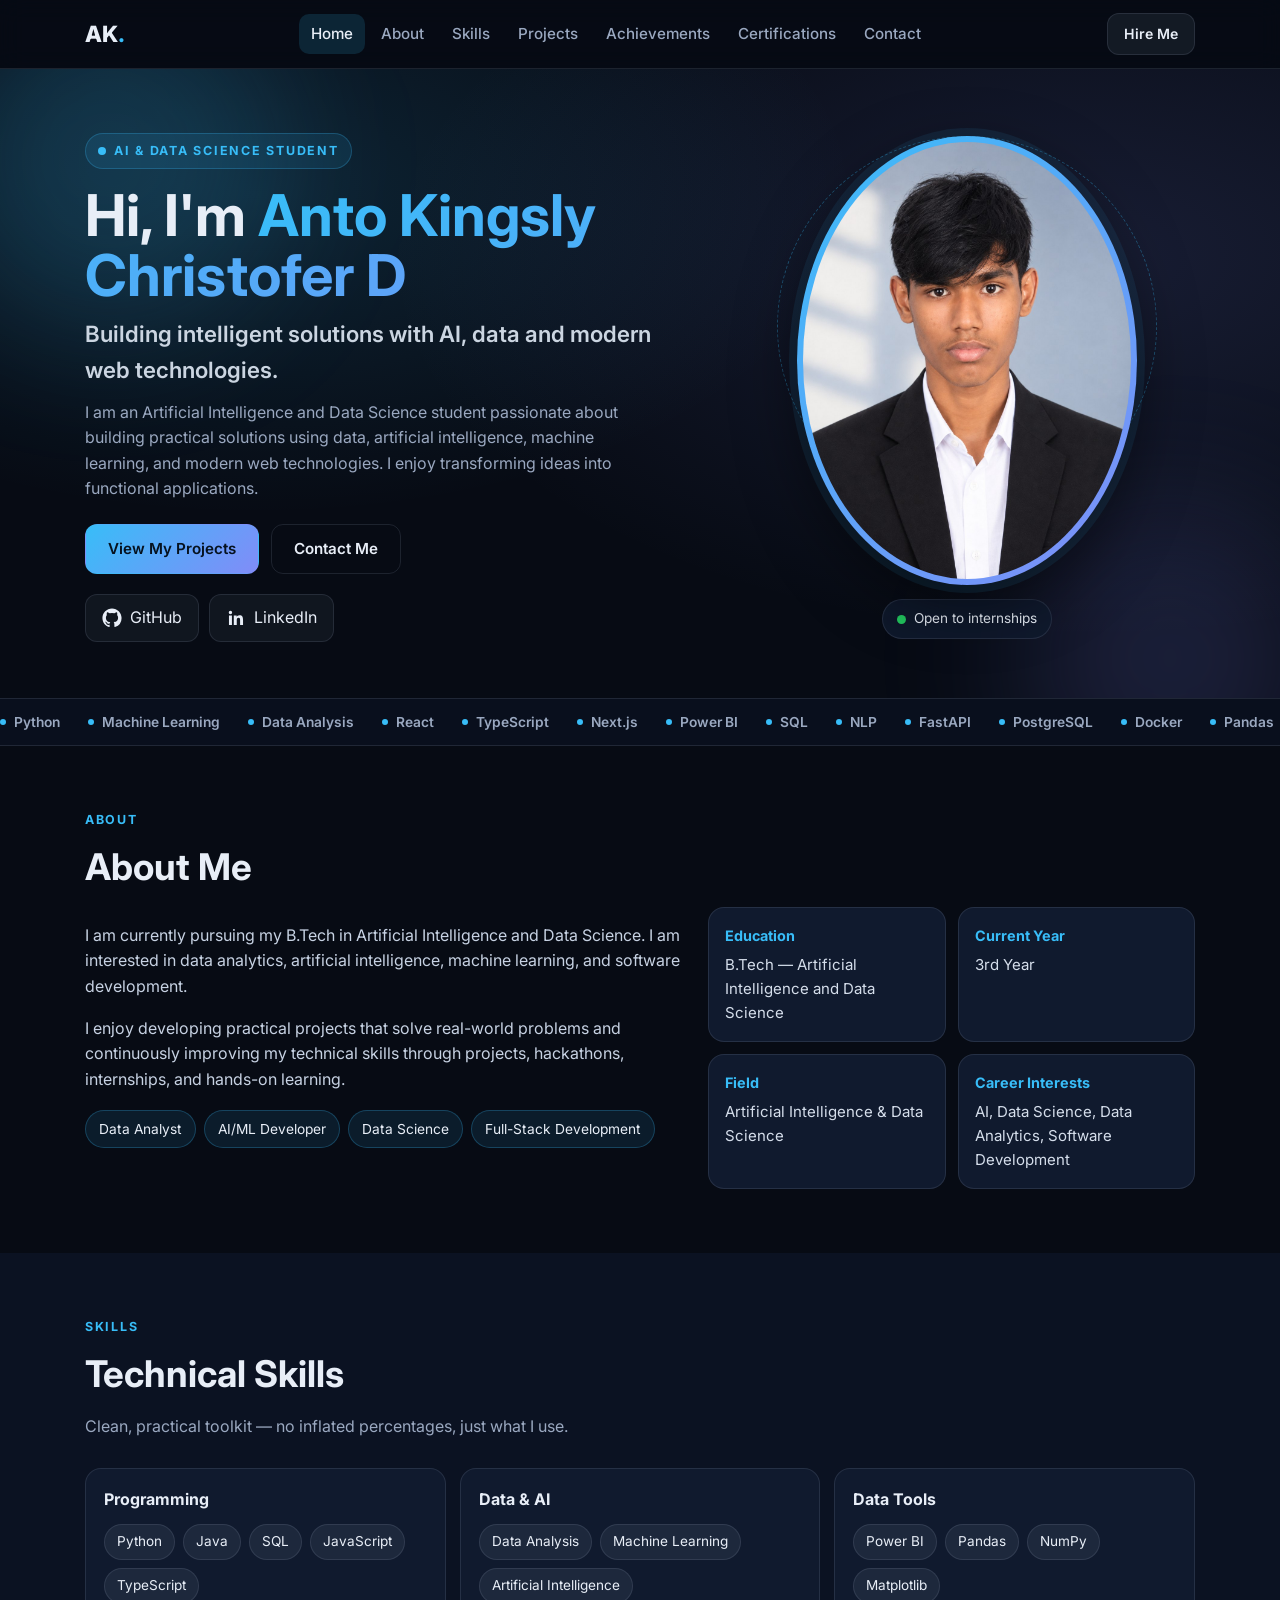
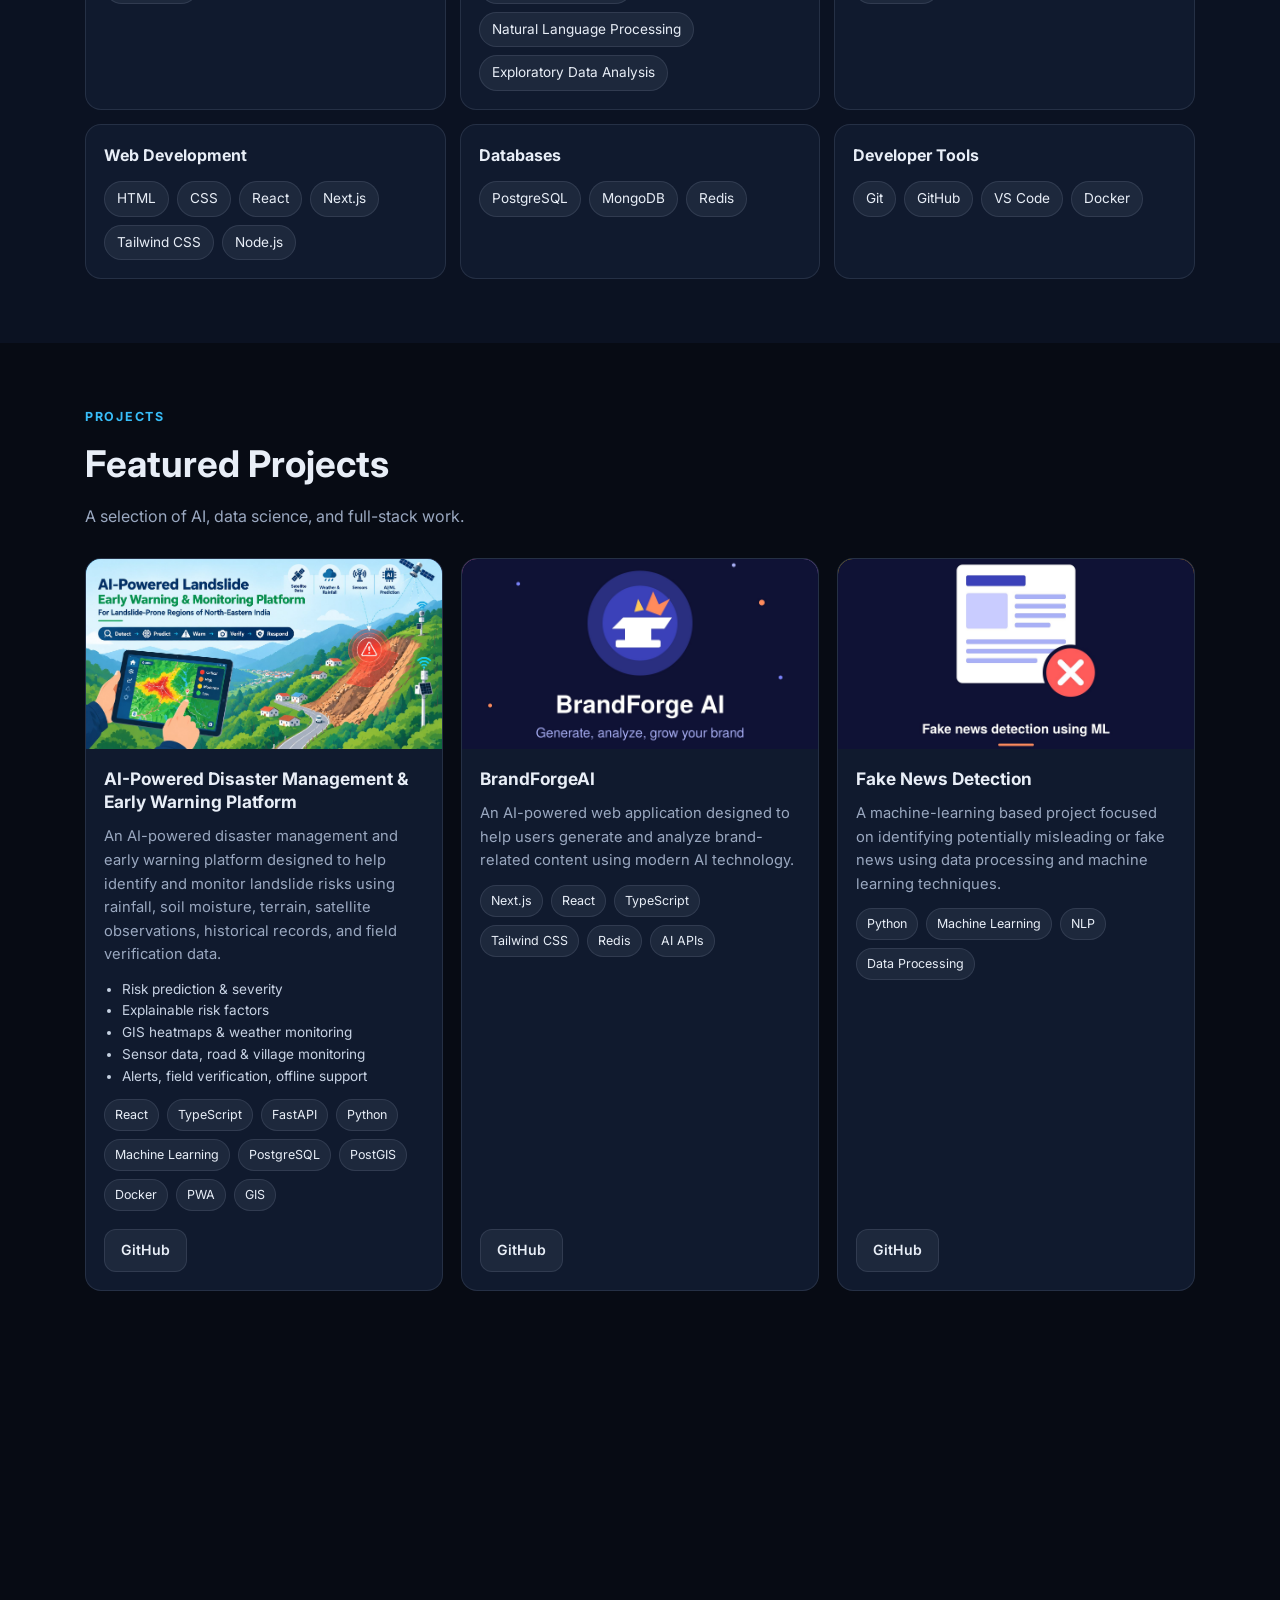
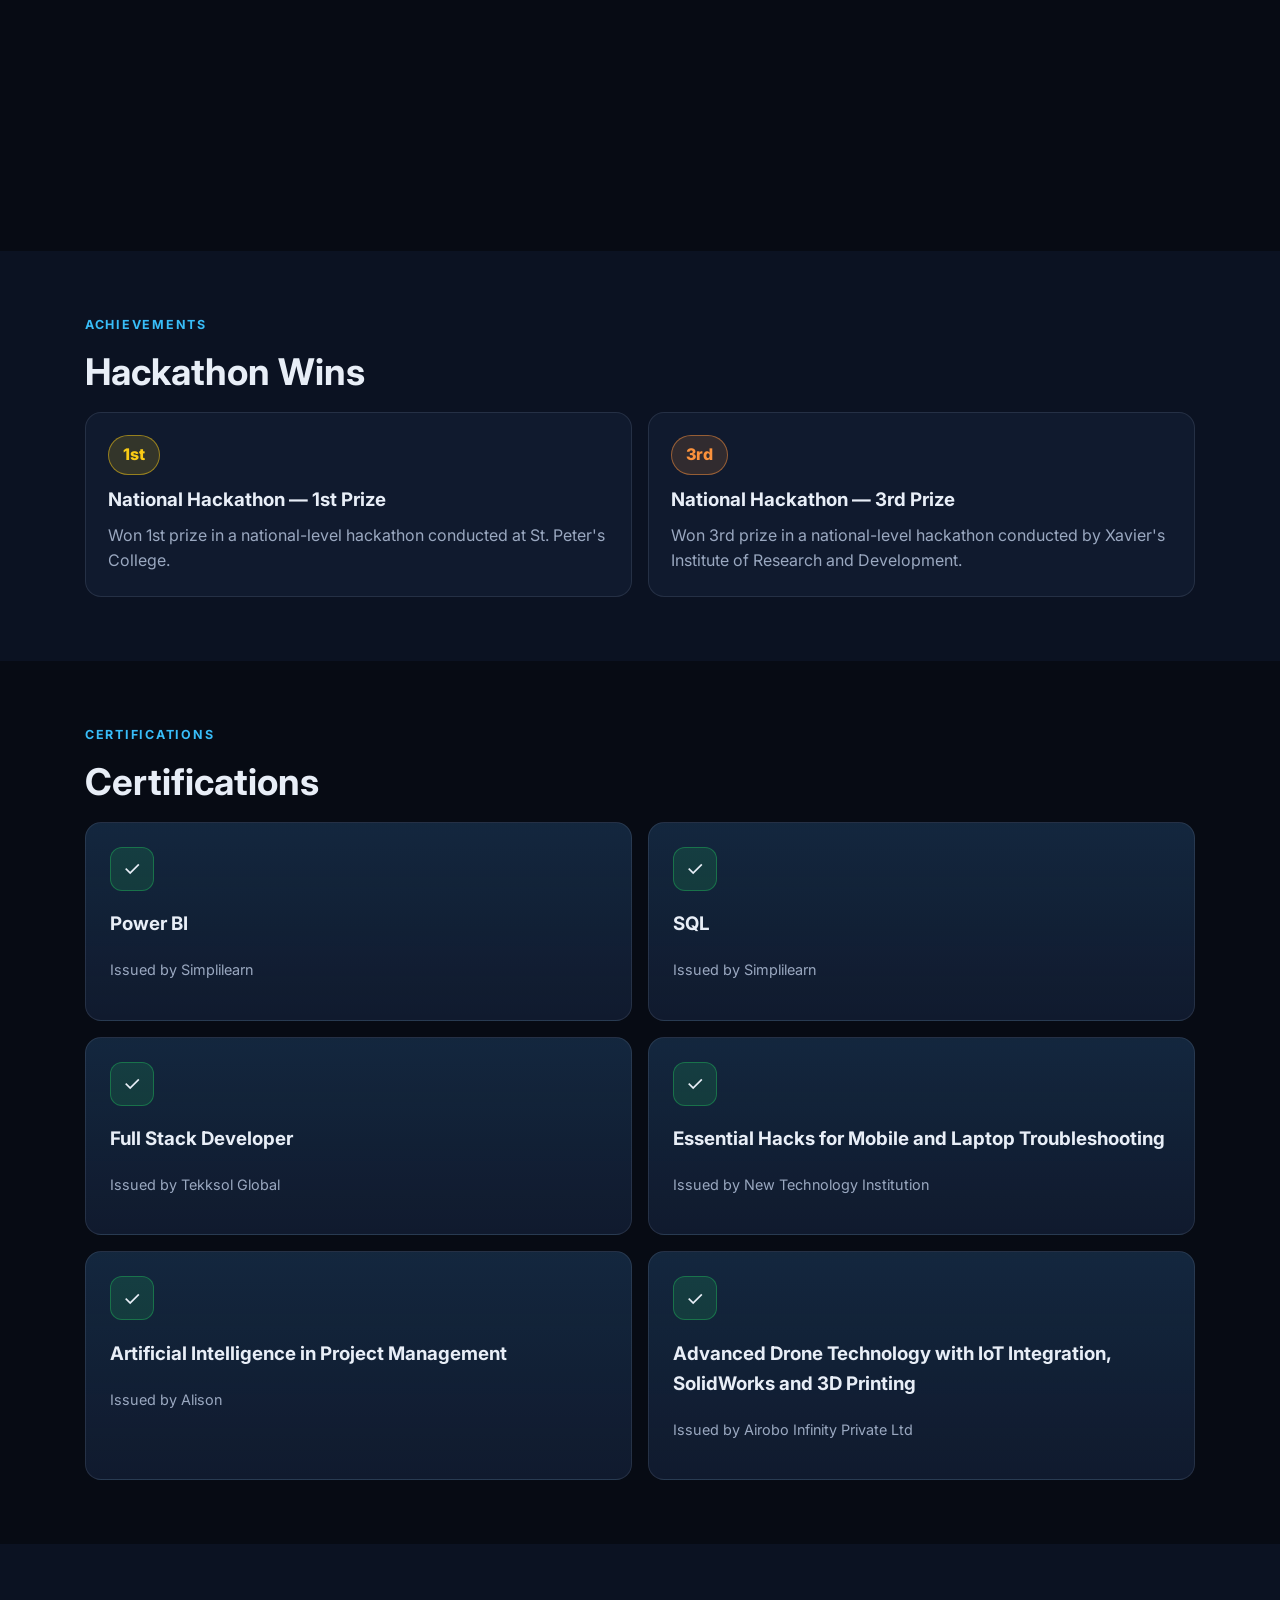
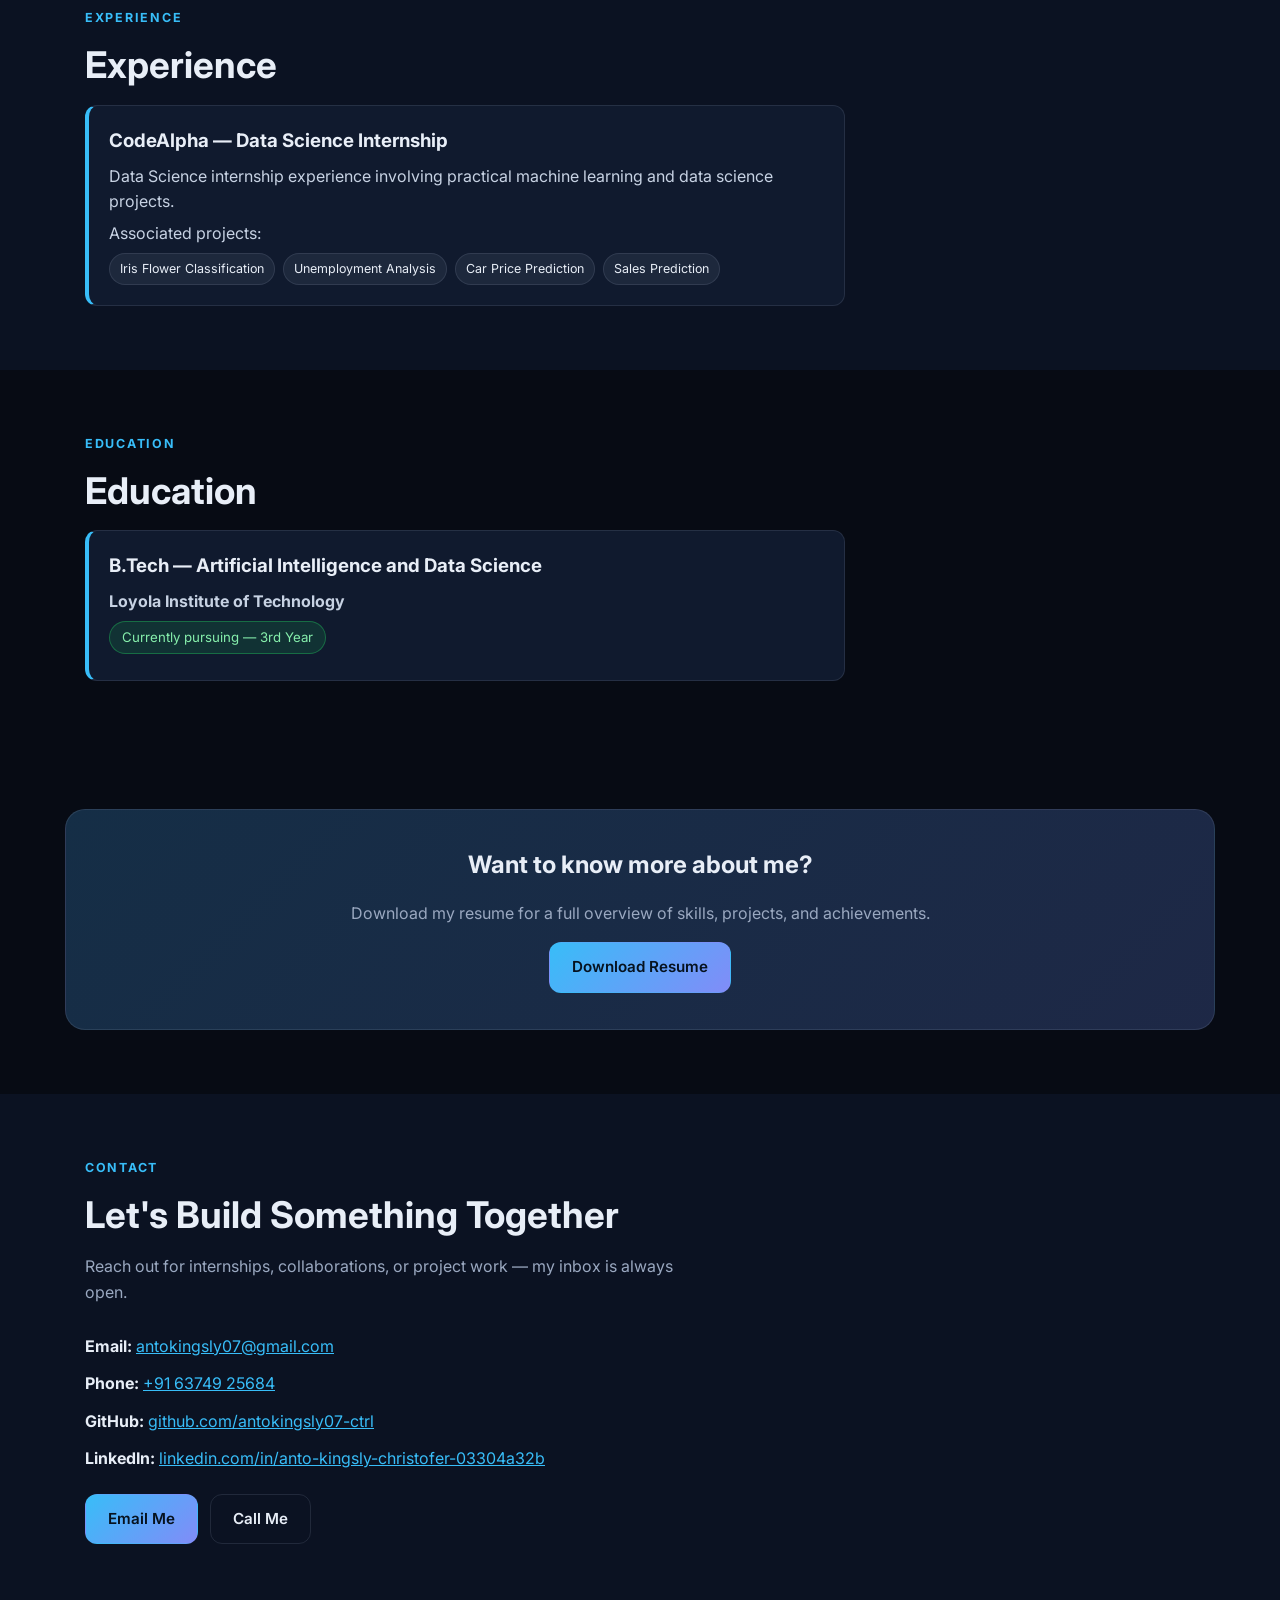
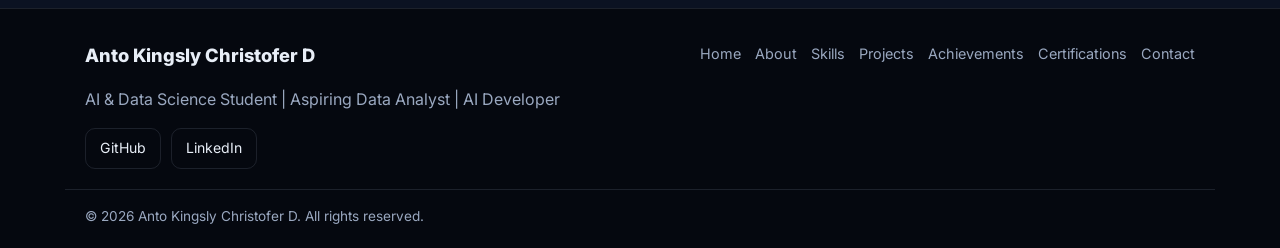
<file: index.html>
<!DOCTYPE html>
<html lang="en">
<head>
<meta charset="UTF-8" />
<meta name="viewport" content="width=device-width, initial-scale=1.0" />
<title>Anto Kingsly Christofer D | AI & Data Science Student</title>
<meta name="description" content="Portfolio of Anto Kingsly Christofer D, an Artificial Intelligence and Data Science student focused on AI, machine learning, data analytics, and modern web development." />
<meta name="author" content="Anto Kingsly Christofer D" />
<meta name="theme-color" content="#070b14" />
<link rel="icon" type="image/svg+xml" href="favicon.svg" />
<meta property="og:type" content="website" />
<meta property="og:title" content="Anto Kingsly Christofer D | AI & Data Science Student" />
<meta property="og:description" content="Portfolio of Anto Kingsly Christofer D, an Artificial Intelligence and Data Science student focused on AI, machine learning, data analytics, and modern web development." />
<meta property="og:image" content="profile.jpg" />
<meta name="twitter:card" content="summary_large_image" />
<meta name="twitter:title" content="Anto Kingsly Christofer D | AI & Data Science Student" />
<meta name="twitter:description" content="Portfolio of Anto Kingsly Christofer D, an Artificial Intelligence and Data Science student focused on AI, machine learning, data analytics, and modern web development." />
<link rel="preconnect" href="https://fonts.googleapis.com" />
<link rel="preconnect" href="https://fonts.gstatic.com" crossorigin />
<link href="https://fonts.googleapis.com/css2?family=Inter:wght@400;500;600;700;800&display=swap" rel="stylesheet" />
<link rel="stylesheet" href="styles.css" />
</head>
<body>
<a class="skip-link" href="#main">Skip to content</a>
<div id="progress" aria-hidden="true"></div>

<header class="nav" id="topnav">
  <div class="container nav-inner">
    <a href="#home" class="brand" aria-label="Anto Kingsly Christofer D home">AK<span>.</span></a>
    <nav aria-label="Primary">
      <ul class="nav-links" id="navLinks">
        <li><a href="#home" class="nav-link active">Home</a></li>
        <li><a href="#about" class="nav-link">About</a></li>
        <li><a href="#skills" class="nav-link">Skills</a></li>
        <li><a href="#projects" class="nav-link">Projects</a></li>
        <li><a href="#achievements" class="nav-link">Achievements</a></li>
        <li><a href="#certifications" class="nav-link">Certifications</a></li>
        <li><a href="#contact" class="nav-link">Contact</a></li>
      </ul>
    </nav>
    <div class="nav-actions">
      <a class="btn btn-small btn-ghost" href="mailto:antokingsly07@gmail.com">Hire Me</a>
      <button class="hamburger" id="hamburger" aria-label="Open menu" aria-expanded="false" aria-controls="navLinks">
        <span></span><span></span><span></span>
      </button>
    </div>
  </div>
</header>

<main id="main">
<!-- HERO -->
<section id="home" class="hero">
  <div class="hero-bg" aria-hidden="true"><span class="orb orb-1"></span><span class="orb orb-2"></span></div>
  <div class="container hero-grid">
    <div class="hero-copy">
      <p class="eyebrow"><span class="dot"></span>AI &amp; DATA SCIENCE STUDENT</p>
      <h1>Hi, I'm <span class="gradient">Anto Kingsly Christofer D</span></h1>
      <h2 class="hero-sub">Building intelligent solutions with AI, data and modern web technologies.</h2>
      <p class="hero-desc">I am an Artificial Intelligence and Data Science student passionate about building practical solutions using data, artificial intelligence, machine learning, and modern web technologies. I enjoy transforming ideas into functional applications.</p>
      <div class="hero-cta">
        <a href="#projects" class="btn btn-primary">View My Projects</a>
        <a href="#contact" class="btn btn-secondary">Contact Me</a>
      </div>
      <div class="hero-social">
        <a href="https://github.com/antokingsly07-ctrl" target="_blank" rel="noopener noreferrer" aria-label="GitHub profile" class="social-btn">
          <svg viewBox="0 0 24 24" width="20" height="20" fill="currentColor" aria-hidden="true"><path d="M12 .5C5.65.5.5 5.65.5 12c0 5.08 3.29 9.39 7.86 10.91.58.11.79-.25.79-.55v-2.15c-3.2.7-3.87-1.36-3.87-1.36-.52-1.33-1.28-1.68-1.28-1.68-1.04-.71.08-.7.08-.7 1.15.08 1.76 1.18 1.76 1.18 1.03 1.76 2.7 1.25 3.36.96.1-.75.4-1.25.72-1.54-2.55-.29-5.23-1.28-5.23-5.68 0-1.26.45-2.28 1.18-3.09-.12-.29-.51-1.46.11-3.05 0 0 .96-.31 3.15 1.18a10.9 10.9 0 0 1 5.74 0c2.19-1.49 3.15-1.18 3.15-1.18.62 1.59.23 2.76.11 3.05.74.81 1.18 1.83 1.18 3.09 0 4.41-2.69 5.38-5.25 5.67.41.35.77 1.05.77 2.12v3.14c0 .3.21.67.8.55A11.51 11.51 0 0 0 23.5 12C23.5 5.65 18.35.5 12 .5Z"/></svg>
          <span>GitHub</span>
        </a>
        <a href="https://www.linkedin.com/in/anto-kingsly-christofer-03304a32b" target="_blank" rel="noopener noreferrer" aria-label="LinkedIn profile" class="social-btn">
          <svg viewBox="0 0 24 24" width="20" height="20" fill="currentColor" aria-hidden="true"><path d="M20.45 20.45h-3.55v-5.57c0-1.33-.03-3.04-1.85-3.04-1.86 0-2.14 1.45-2.14 2.94v5.67H9.35V9h3.41v1.56h.05c.47-.9 1.63-1.85 3.36-1.85 3.6 0 4.27 2.37 4.27 5.46v6.28ZM5.34 7.43a2.06 2.06 0 1 1 0-4.12 2.06 2.06 0 0 1 0 4.12ZM7.12 20.45H3.56V9h3.56v11.45Z"/></svg>
          <span>LinkedIn</span>
        </a>
      </div>
    </div>
    <div class="hero-photo">
      <div class="photo-ring" aria-hidden="true"></div>
      <div class="photo-wrap">
        <!-- Primary profile image. Add your photo as profile.jpg in the site root. -->
        <img src="profile.jpg" alt="Professional profile photo of Anto Kingsly Christofer D" width="360" height="360" fetchpriority="high" onerror="this.style.display='none';document.getElementById('photoFallback').style.display='flex';" />
        <div class="photo-fallback" id="photoFallback" role="img" aria-label="Profile photo placeholder - add profile.jpg">
          <span class="fallback-initials">AD</span>
          <span class="fallback-text">Add <strong>profile.jpg</strong><br />to show your photo</span>
        </div>
      </div>
      <div class="photo-badge">
        <span class="pulse"></span>
        Open to internships
      </div>
    </div>
  </div>
</section>

<div class="ticker" aria-hidden="true">
  <div class="ticker-track">
    <div class="ticker-group"><span><i></i>Python</span><span><i></i>Machine Learning</span><span><i></i>Data Analysis</span><span><i></i>React</span><span><i></i>TypeScript</span><span><i></i>Next.js</span><span><i></i>Power BI</span><span><i></i>SQL</span><span><i></i>NLP</span><span><i></i>FastAPI</span><span><i></i>PostgreSQL</span><span><i></i>Docker</span><span><i></i>Pandas</span><span><i></i>Tailwind CSS</span></div>
    <div class="ticker-group"><span><i></i>Python</span><span><i></i>Machine Learning</span><span><i></i>Data Analysis</span><span><i></i>React</span><span><i></i>TypeScript</span><span><i></i>Next.js</span><span><i></i>Power BI</span><span><i></i>SQL</span><span><i></i>NLP</span><span><i></i>FastAPI</span><span><i></i>PostgreSQL</span><span><i></i>Docker</span><span><i></i>Pandas</span><span><i></i>Tailwind CSS</span></div>
  </div>
</div>

<!-- ABOUT -->
<section id="about" class="section reveal">
  <div class="container">
    <p class="section-eyebrow">About</p>
    <h2 class="section-title">About Me</h2>
    <div class="about-grid">
      <div class="about-text">
        <p>I am currently pursuing my B.Tech in Artificial Intelligence and Data Science. I am interested in data analytics, artificial intelligence, machine learning, and software development.</p>
        <p>I enjoy developing practical projects that solve real-world problems and continuously improving my technical skills through projects, hackathons, internships, and hands-on learning.</p>
        <ul class="focus-list" aria-label="Career focus">
          <li>Data Analyst</li>
          <li>AI/ML Developer</li>
          <li>Data Science</li>
          <li>Full-Stack Development</li>
        </ul>
      </div>
      <div class="info-cards">
        <div class="info-card"><h3>Education</h3><p>B.Tech — Artificial Intelligence and Data Science</p></div>
        <div class="info-card"><h3>Current Year</h3><p>3rd Year</p></div>
        <div class="info-card"><h3>Field</h3><p>Artificial Intelligence &amp; Data Science</p></div>
        <div class="info-card"><h3>Career Interests</h3><p>AI, Data Science, Data Analytics, Software Development</p></div>
      </div>
    </div>
  </div>
</section>

<!-- SKILLS -->
<section id="skills" class="section section-alt reveal">
  <div class="container">
    <p class="section-eyebrow">Skills</p>
    <h2 class="section-title">Technical Skills</h2>
    <p class="section-sub">Clean, practical toolkit — no inflated percentages, just what I use.</p>
    <div class="skills-grid">
      <div class="skill-group"><h3>Programming</h3><div class="badges"><span>Python</span><span>Java</span><span>SQL</span><span>JavaScript</span><span>TypeScript</span></div></div>
      <div class="skill-group"><h3>Data &amp; AI</h3><div class="badges"><span>Data Analysis</span><span>Machine Learning</span><span>Artificial Intelligence</span><span>Natural Language Processing</span><span>Exploratory Data Analysis</span></div></div>
      <div class="skill-group"><h3>Data Tools</h3><div class="badges"><span>Power BI</span><span>Pandas</span><span>NumPy</span><span>Matplotlib</span></div></div>
      <div class="skill-group"><h3>Web Development</h3><div class="badges"><span>HTML</span><span>CSS</span><span>React</span><span>Next.js</span><span>Tailwind CSS</span><span>Node.js</span></div></div>
      <div class="skill-group"><h3>Databases</h3><div class="badges"><span>PostgreSQL</span><span>MongoDB</span><span>Redis</span></div></div>
      <div class="skill-group"><h3>Developer Tools</h3><div class="badges"><span>Git</span><span>GitHub</span><span>VS Code</span><span>Docker</span></div></div>
    </div>
  </div>
</section>

<!-- PROJECTS -->
<section id="projects" class="section reveal">
  <div class="container">
    <p class="section-eyebrow">Projects</p>
    <h2 class="section-title">Featured Projects</h2>
    <p class="section-sub">A selection of AI, data science, and full-stack work.</p>
    <div class="projects-grid">

      <article class="project-card">
        <div class="thumb thumb-1 thumb-photo">
          <!-- Save the Landslide Early Warning banner as project-disaster.jpg in the site root -->
          <img src="project-disaster.jpg" alt="Banner for the AI-Powered Landslide Early Warning and Monitoring Platform" loading="lazy" onerror="this.remove()" />
          <span aria-hidden="true">Detect → Predict → Warn → Verify → Respond</span>
        </div>
        <div class="card-body">
          <h3>AI-Powered Disaster Management &amp; Early Warning Platform</h3>
          <p>An AI-powered disaster management and early warning platform designed to help identify and monitor landslide risks using rainfall, soil moisture, terrain, satellite observations, historical records, and field verification data.</p>
          <ul class="feature-mini">
            <li>Risk prediction &amp; severity</li><li>Explainable risk factors</li><li>GIS heatmaps &amp; weather monitoring</li><li>Sensor data, road &amp; village monitoring</li><li>Alerts, field verification, offline support</li>
          </ul>
          <div class="badges small"><span>React</span><span>TypeScript</span><span>FastAPI</span><span>Python</span><span>Machine Learning</span><span>PostgreSQL</span><span>PostGIS</span><span>Docker</span><span>PWA</span><span>GIS</span></div>
          <div class="card-actions">
            <!-- TODO: replace with project repo URL -->
            <a class="btn btn-small btn-ghost" href="https://github.com/antokingsly07-ctrl" target="_blank" rel="noopener noreferrer" aria-label="Disaster platform GitHub">GitHub</a>
          </div>
        </div>
      </article>

      <article class="project-card">
        <div class="thumb thumb-2 thumb-photo">
          <img src="project-brandforge.jpg" alt="BrandForge AI banner — generate, analyze, grow your brand" loading="lazy" onerror="this.remove()" />
          <span aria-hidden="true">BrandForgeAI</span>
        </div>
        <div class="card-body">
          <h3>BrandForgeAI</h3>
          <p>An AI-powered web application designed to help users generate and analyze brand-related content using modern AI technology.</p>
          <div class="badges small"><span>Next.js</span><span>React</span><span>TypeScript</span><span>Tailwind CSS</span><span>Redis</span><span>AI APIs</span></div>
          <div class="card-actions">
            <a class="btn btn-small btn-ghost" href="https://github.com/antokingsly07-ctrl" target="_blank" rel="noopener noreferrer" aria-label="BrandForgeAI GitHub">GitHub</a>
          </div>
        </div>
      </article>

      <article class="project-card">
        <div class="thumb thumb-3 thumb-photo">
          <img src="project-fakenews.jpg" alt="Fake news detection using ML illustration" loading="lazy" onerror="this.remove()" />
          <span aria-hidden="true">Fake News Detection</span>
        </div>
        <div class="card-body">
          <h3>Fake News Detection</h3>
          <p>A machine-learning based project focused on identifying potentially misleading or fake news using data processing and machine learning techniques.</p>
          <div class="badges small"><span>Python</span><span>Machine Learning</span><span>NLP</span><span>Data Processing</span></div>
          <div class="card-actions">
            <a class="btn btn-small btn-ghost" href="https://github.com/antokingsly07-ctrl" target="_blank" rel="noopener noreferrer" aria-label="Fake news detection GitHub">GitHub</a>
          </div>
        </div>
      </article>

      <article class="project-card">
        <div class="thumb thumb-4 thumb-photo">
          <img src="project-sentiment.jpg" alt="Amazon review sentiment analysis illustration" loading="lazy" onerror="this.remove()" />
          <span aria-hidden="true">Sentiment Analysis</span>
        </div>
        <div class="card-body">
          <h3>Amazon Review Sentiment Analysis</h3>
          <p>A Python/NLP project that analyzes product reviews and classifies sentiment into positive, negative, and neutral categories.</p>
          <div class="badges small"><span>Python</span><span>NLP</span><span>Machine Learning</span><span>Sentiment Analysis</span></div>
          <div class="card-actions">
            <a class="btn btn-small btn-ghost" href="https://github.com/antokingsly07-ctrl" target="_blank" rel="noopener noreferrer" aria-label="Sentiment analysis GitHub">GitHub</a>
          </div>
        </div>
      </article>

      <article class="project-card">
        <div class="thumb thumb-5 thumb-photo">
          <img src="project-carprice.jpg" alt="Car price prediction using ML illustration" loading="lazy" onerror="this.remove()" />
          <span aria-hidden="true">Car Price Prediction</span>
        </div>
        <div class="card-body">
          <h3>Car Price Prediction</h3>
          <p>A machine-learning project that predicts car prices using relevant vehicle features and regression techniques.</p>
          <div class="badges small"><span>Python</span><span>Pandas</span><span>NumPy</span><span>Scikit-learn</span><span>Machine Learning</span></div>
          <div class="card-actions">
            <a class="btn btn-small btn-ghost" href="https://github.com/antokingsly07-ctrl" target="_blank" rel="noopener noreferrer" aria-label="Car price prediction GitHub">GitHub</a>
          </div>
        </div>
      </article>

      <article class="project-card">
        <div class="thumb thumb-6 thumb-photo">
          <img src="project-sales.jpg" alt="Sales prediction by data science methods illustration" loading="lazy" onerror="this.remove()" />
          <span aria-hidden="true">Sales Prediction</span>
        </div>
        <div class="card-body">
          <h3>Sales Prediction</h3>
          <p>A data science project that analyzes historical sales data and applies predictive techniques to estimate future sales patterns.</p>
          <div class="badges small"><span>Python</span><span>Pandas</span><span>Data Analysis</span><span>Machine Learning</span></div>
          <div class="card-actions">
            <a class="btn btn-small btn-ghost" href="https://github.com/antokingsly07-ctrl" target="_blank" rel="noopener noreferrer" aria-label="Sales prediction GitHub">GitHub</a>
          </div>
        </div>
      </article>

    </div>
  </div>
</section>

<!-- ACHIEVEMENTS -->
<section id="achievements" class="section section-alt reveal">
  <div class="container">
    <p class="section-eyebrow">Achievements</p>
    <h2 class="section-title">Hackathon Wins</h2>
    <div class="two-col">
      <article class="award-card gold">
        <div class="medal" aria-hidden="true">1st</div>
        <h3>National Hackathon — 1st Prize</h3>
        <p>Won 1st prize in a national-level hackathon conducted at St. Peter's College.</p>
      </article>
      <article class="award-card bronze">
        <div class="medal" aria-hidden="true">3rd</div>
        <h3>National Hackathon — 3rd Prize</h3>
        <p>Won 3rd prize in a national-level hackathon conducted by Xavier's Institute of Research and Development.</p>
      </article>
    </div>
  </div>
</section>

<!-- CERTIFICATIONS -->
<section id="certifications" class="section reveal">
  <div class="container">
    <p class="section-eyebrow">Certifications</p>
    <h2 class="section-title">Certifications</h2>
    <div class="cert-grid">
      <article class="cert-card">
        <div class="cert-seal" aria-hidden="true">✓</div>
        <h3>Power BI</h3>
        <p class="cert-meta">Issued by Simplilearn</p>
      </article>
      <article class="cert-card">
        <div class="cert-seal" aria-hidden="true">✓</div>
        <h3>SQL</h3>
        <p class="cert-meta">Issued by Simplilearn</p>
      </article>
      <article class="cert-card">
        <div class="cert-seal" aria-hidden="true">✓</div>
        <h3>Full Stack Developer</h3>
        <p class="cert-meta">Issued by Tekksol Global</p>
      </article>
      <article class="cert-card">
        <div class="cert-seal" aria-hidden="true">✓</div>
        <h3>Essential Hacks for Mobile and Laptop Troubleshooting</h3>
        <p class="cert-meta">Issued by New Technology Institution</p>
      </article>
      <article class="cert-card">
        <div class="cert-seal" aria-hidden="true">✓</div>
        <h3>Artificial Intelligence in Project Management</h3>
        <p class="cert-meta">Issued by Alison</p>
      </article>
      <article class="cert-card">
        <div class="cert-seal" aria-hidden="true">✓</div>
        <h3>Advanced Drone Technology with IoT Integration, SolidWorks and 3D Printing</h3>
        <p class="cert-meta">Issued by Airobo Infinity Private Ltd</p>
      </article>
    </div>
  </div>
</section>

<!-- EXPERIENCE -->
<section id="experience" class="section section-alt reveal">
  <div class="container">
    <p class="section-eyebrow">Experience</p>
    <h2 class="section-title">Experience</h2>
    <div class="timeline">
      <article class="timeline-item">
        <div class="timeline-marker" aria-hidden="true"></div>
        <h3>CodeAlpha — Data Science Internship</h3>
        <p>Data Science internship experience involving practical machine learning and data science projects.</p>
        <p class="muted">Associated projects:</p>
        <div class="badges small"><span>Iris Flower Classification</span><span>Unemployment Analysis</span><span>Car Price Prediction</span><span>Sales Prediction</span></div>
      </article>
    </div>
  </div>
</section>

<!-- EDUCATION -->
<section id="education" class="section reveal">
  <div class="container">
    <p class="section-eyebrow">Education</p>
    <h2 class="section-title">Education</h2>
    <div class="timeline">
      <article class="timeline-item">
        <div class="timeline-marker" aria-hidden="true"></div>
        <h3>B.Tech — Artificial Intelligence and Data Science</h3>
        <p><strong>Loyola Institute of Technology</strong></p>
        <p><span class="status-pill">Currently pursuing — 3rd Year</span></p>
      </article>
    </div>
  </div>
</section>

<!-- RESUME -->
<section id="resume" class="section resume-cta reveal">
  <div class="container resume-box">
    <h2>Want to know more about me?</h2>
    <p>Download my resume for a full overview of skills, projects, and achievements.</p>
    <a class="btn btn-primary" href="resume.pdf" download="Anto-Kingsly-Christofer-D-Resume.pdf" type="application/pdf">Download Resume</a>
  </div>
</section>

<!-- CONTACT -->
<section id="contact" class="section section-alt reveal">
  <div class="container">
    <p class="section-eyebrow">Contact</p>
    <h2 class="section-title">Let's Build Something Together</h2>
    <p class="section-sub" style="margin-top:0;max-width:60ch">Reach out for internships, collaborations, or project work — my inbox is always open.</p>
    <ul class="contact-list">
      <li><strong>Email:</strong> <a href="mailto:antokingsly07@gmail.com">antokingsly07@gmail.com</a></li>
      <li><strong>Phone:</strong> <a href="tel:+916374925684">+91 63749 25684</a></li>
      <li><strong>GitHub:</strong> <a href="https://github.com/antokingsly07-ctrl" target="_blank" rel="noopener noreferrer">github.com/antokingsly07-ctrl</a></li>
      <li><strong>LinkedIn:</strong> <a href="https://www.linkedin.com/in/anto-kingsly-christofer-03304a32b" target="_blank" rel="noopener noreferrer">linkedin.com/in/anto-kingsly-christofer-03304a32b</a></li>
    </ul>
    <div style="margin-top:22px;display:flex;gap:12px;flex-wrap:wrap">
      <a class="btn btn-primary" href="mailto:antokingsly07@gmail.com">Email Me</a>
      <a class="btn btn-secondary" href="tel:+916374925684">Call Me</a>
    </div>
  </div>
</section>
</main>

<footer class="footer">
  <div class="container footer-grid">
    <div>
      <p class="footer-name">Anto Kingsly Christofer D</p>
      <p class="muted">AI &amp; Data Science Student | Aspiring Data Analyst | AI Developer</p>
      <div class="hero-social">
        <a href="https://github.com/antokingsly07-ctrl" target="_blank" rel="noopener noreferrer" aria-label="GitHub">GitHub</a>
        <a href="https://www.linkedin.com/in/anto-kingsly-christofer-03304a32b" target="_blank" rel="noopener noreferrer" aria-label="LinkedIn">LinkedIn</a>
      </div>
    </div>
    <nav aria-label="Footer">
      <ul class="footer-links">
        <li><a href="#home">Home</a></li>
        <li><a href="#about">About</a></li>
        <li><a href="#skills">Skills</a></li>
        <li><a href="#projects">Projects</a></li>
        <li><a href="#achievements">Achievements</a></li>
        <li><a href="#certifications">Certifications</a></li>
        <li><a href="#contact">Contact</a></li>
      </ul>
    </nav>
  </div>
  <div class="container copyright">© 2026 Anto Kingsly Christofer D. All rights reserved.</div>
</footer>

<button id="toTop" aria-label="Back to top" title="Back to top">↑</button>

<script src="script.js" defer></script>
</body>
</html>
</file>
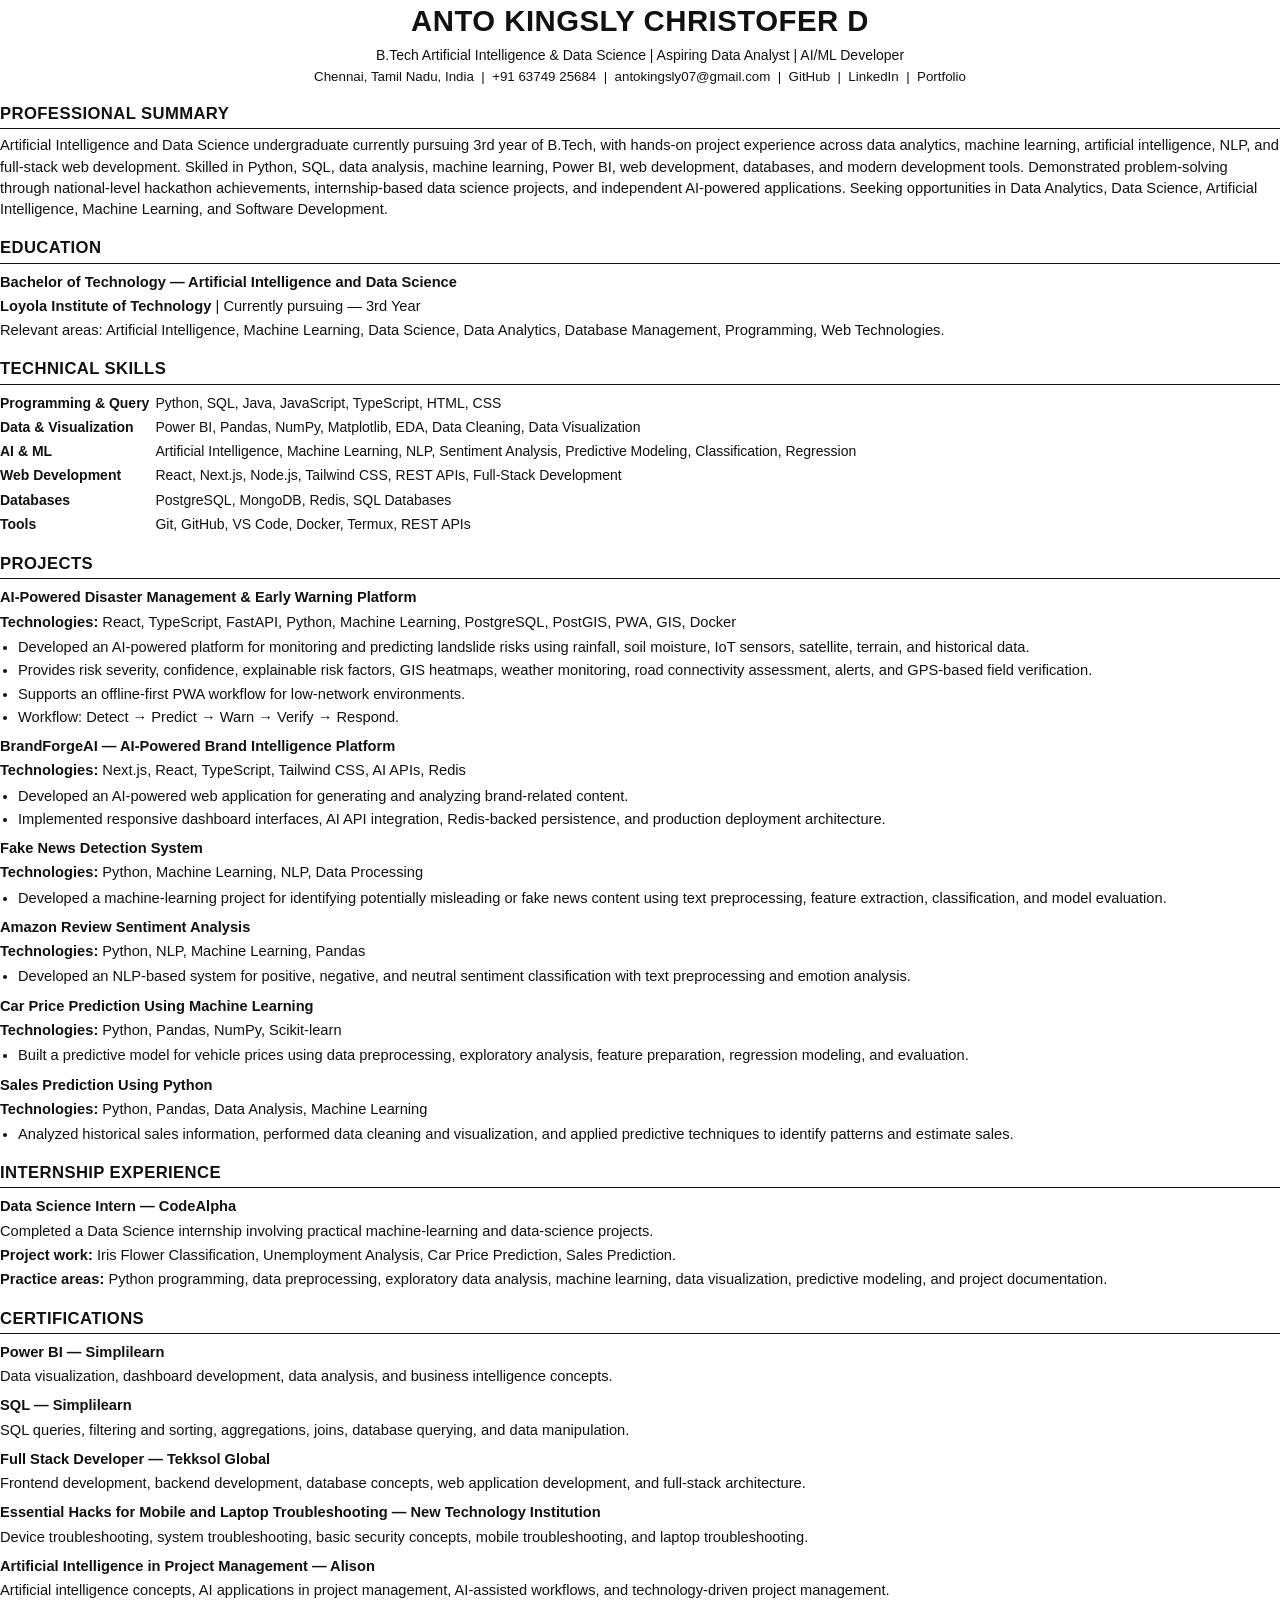
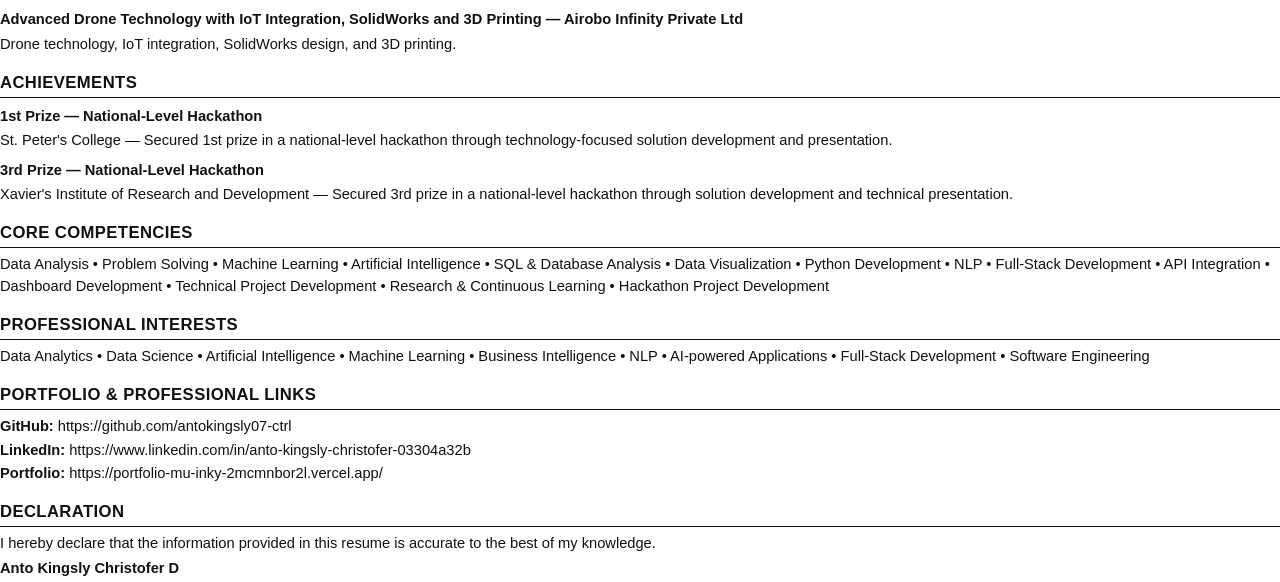
<file: resume.html>
<!DOCTYPE html>
<html lang="en">
<head>
<meta charset="UTF-8" />
<title>Resume — Anto Kingsly Christofer D</title>
<style>
  @page { size: A4; margin: 14mm 15mm; }
  * { box-sizing: border-box; }
  body { font-family: Arial, Helvetica, sans-serif; font-size: 11pt; line-height: 1.45; color: #111; margin: 0; }
  .name { text-align: center; font-size: 22pt; font-weight: 800; letter-spacing: .5px; margin: 0 0 2px; }
  .tagline { text-align: center; font-size: 10.5pt; margin: 0 0 2px; }
  .contact { text-align: center; font-size: 10pt; margin: 0 0 12px; }
  .contact a { color: #111; text-decoration: none; }
  h2 { font-size: 12.5pt; font-weight: 800; border-bottom: 1.5px solid #111; padding-bottom: 2px; margin: 16px 0 6px; text-transform: uppercase; letter-spacing: .4px; }
  h3 { font-size: 11pt; margin: 8px 0 2px; }
  p { margin: 3px 0; }
  ul { margin: 4px 0 4px 18px; padding: 0; }
  li { margin-bottom: 2px; }
  table.skills { width: 100%; border-collapse: collapse; font-size: 10.5pt; }
  table.skills td { padding: 2px 6px 2px 0; vertical-align: top; }
  table.skills td:first-child { font-weight: 700; white-space: nowrap; width: 150px; }
  .links p { margin: 2px 0; }
  .page-break { page-break-before: always; }
</style>
</head>
<body>

<p class="name">ANTO KINGSLY CHRISTOFER D</p>
<p class="tagline">B.Tech Artificial Intelligence &amp; Data Science | Aspiring Data Analyst | AI/ML Developer</p>
<p class="contact">Chennai, Tamil Nadu, India &nbsp;|&nbsp; +91 63749 25684 &nbsp;|&nbsp; antokingsly07@gmail.com &nbsp;|&nbsp; GitHub &nbsp;|&nbsp; LinkedIn &nbsp;|&nbsp; Portfolio</p>

<h2>Professional Summary</h2>
<p>Artificial Intelligence and Data Science undergraduate currently pursuing 3rd year of B.Tech, with hands-on project experience across data analytics, machine learning, artificial intelligence, NLP, and full-stack web development. Skilled in Python, SQL, data analysis, machine learning, Power BI, web development, databases, and modern development tools. Demonstrated problem-solving through national-level hackathon achievements, internship-based data science projects, and independent AI-powered applications. Seeking opportunities in Data Analytics, Data Science, Artificial Intelligence, Machine Learning, and Software Development.</p>

<h2>Education</h2>
<h3>Bachelor of Technology — Artificial Intelligence and Data Science</h3>
<p><strong>Loyola Institute of Technology</strong> | Currently pursuing — 3rd Year</p>
<p>Relevant areas: Artificial Intelligence, Machine Learning, Data Science, Data Analytics, Database Management, Programming, Web Technologies.</p>

<h2>Technical Skills</h2>
<table class="skills">
  <tr><td>Programming &amp; Query</td><td>Python, SQL, Java, JavaScript, TypeScript, HTML, CSS</td></tr>
  <tr><td>Data &amp; Visualization</td><td>Power BI, Pandas, NumPy, Matplotlib, EDA, Data Cleaning, Data Visualization</td></tr>
  <tr><td>AI &amp; ML</td><td>Artificial Intelligence, Machine Learning, NLP, Sentiment Analysis, Predictive Modeling, Classification, Regression</td></tr>
  <tr><td>Web Development</td><td>React, Next.js, Node.js, Tailwind CSS, REST APIs, Full-Stack Development</td></tr>
  <tr><td>Databases</td><td>PostgreSQL, MongoDB, Redis, SQL Databases</td></tr>
  <tr><td>Tools</td><td>Git, GitHub, VS Code, Docker, Termux, REST APIs</td></tr>
</table>

<h2>Projects</h2>
<h3>AI-Powered Disaster Management &amp; Early Warning Platform</h3>
<p><strong>Technologies:</strong> React, TypeScript, FastAPI, Python, Machine Learning, PostgreSQL, PostGIS, PWA, GIS, Docker</p>
<ul>
  <li>Developed an AI-powered platform for monitoring and predicting landslide risks using rainfall, soil moisture, IoT sensors, satellite, terrain, and historical data.</li>
  <li>Provides risk severity, confidence, explainable risk factors, GIS heatmaps, weather monitoring, road connectivity assessment, alerts, and GPS-based field verification.</li>
  <li>Supports an offline-first PWA workflow for low-network environments.</li>
  <li>Workflow: Detect → Predict → Warn → Verify → Respond.</li>
</ul>
<h3>BrandForgeAI — AI-Powered Brand Intelligence Platform</h3>
<p><strong>Technologies:</strong> Next.js, React, TypeScript, Tailwind CSS, AI APIs, Redis</p>
<ul>
  <li>Developed an AI-powered web application for generating and analyzing brand-related content.</li>
  <li>Implemented responsive dashboard interfaces, AI API integration, Redis-backed persistence, and production deployment architecture.</li>
</ul>
<h3>Fake News Detection System</h3>
<p><strong>Technologies:</strong> Python, Machine Learning, NLP, Data Processing</p>
<ul>
  <li>Developed a machine-learning project for identifying potentially misleading or fake news content using text preprocessing, feature extraction, classification, and model evaluation.</li>
</ul>
<h3>Amazon Review Sentiment Analysis</h3>
<p><strong>Technologies:</strong> Python, NLP, Machine Learning, Pandas</p>
<ul>
  <li>Developed an NLP-based system for positive, negative, and neutral sentiment classification with text preprocessing and emotion analysis.</li>
</ul>
<h3>Car Price Prediction Using Machine Learning</h3>
<p><strong>Technologies:</strong> Python, Pandas, NumPy, Scikit-learn</p>
<ul>
  <li>Built a predictive model for vehicle prices using data preprocessing, exploratory analysis, feature preparation, regression modeling, and evaluation.</li>
</ul>
<h3>Sales Prediction Using Python</h3>
<p><strong>Technologies:</strong> Python, Pandas, Data Analysis, Machine Learning</p>
<ul>
  <li>Analyzed historical sales information, performed data cleaning and visualization, and applied predictive techniques to identify patterns and estimate sales.</li>
</ul>

<h2>Internship Experience</h2>
<h3>Data Science Intern — CodeAlpha</h3>
<p>Completed a Data Science internship involving practical machine-learning and data-science projects.</p>
<p><strong>Project work:</strong> Iris Flower Classification, Unemployment Analysis, Car Price Prediction, Sales Prediction.</p>
<p><strong>Practice areas:</strong> Python programming, data preprocessing, exploratory data analysis, machine learning, data visualization, predictive modeling, and project documentation.</p>

<h2>Certifications</h2>
<h3>Power BI — Simplilearn</h3>
<p>Data visualization, dashboard development, data analysis, and business intelligence concepts.</p>
<h3>SQL — Simplilearn</h3>
<p>SQL queries, filtering and sorting, aggregations, joins, database querying, and data manipulation.</p>
<h3>Full Stack Developer — Tekksol Global</h3>
<p>Frontend development, backend development, database concepts, web application development, and full-stack architecture.</p>
<h3>Essential Hacks for Mobile and Laptop Troubleshooting — New Technology Institution</h3>
<p>Device troubleshooting, system troubleshooting, basic security concepts, mobile troubleshooting, and laptop troubleshooting.</p>
<h3>Artificial Intelligence in Project Management — Alison</h3>
<p>Artificial intelligence concepts, AI applications in project management, AI-assisted workflows, and technology-driven project management.</p>
<h3>Advanced Drone Technology with IoT Integration, SolidWorks and 3D Printing — Airobo Infinity Private Ltd</h3>
<p>Drone technology, IoT integration, SolidWorks design, and 3D printing.</p>

<h2>Achievements</h2>
<h3>1st Prize — National-Level Hackathon</h3>
<p>St. Peter's College — Secured 1st prize in a national-level hackathon through technology-focused solution development and presentation.</p>
<h3>3rd Prize — National-Level Hackathon</h3>
<p>Xavier's Institute of Research and Development — Secured 3rd prize in a national-level hackathon through solution development and technical presentation.</p>

<h2>Core Competencies</h2>
<p>Data Analysis • Problem Solving • Machine Learning • Artificial Intelligence • SQL &amp; Database Analysis • Data Visualization • Python Development • NLP • Full-Stack Development • API Integration • Dashboard Development • Technical Project Development • Research &amp; Continuous Learning • Hackathon Project Development</p>

<h2>Professional Interests</h2>
<p>Data Analytics • Data Science • Artificial Intelligence • Machine Learning • Business Intelligence • NLP • AI-powered Applications • Full-Stack Development • Software Engineering</p>

<h2>Portfolio &amp; Professional Links</h2>
<div class="links">
<p><strong>GitHub:</strong> https://github.com/antokingsly07-ctrl</p>
<p><strong>LinkedIn:</strong> https://www.linkedin.com/in/anto-kingsly-christofer-03304a32b</p>
<p><strong>Portfolio:</strong> https://portfolio-mu-inky-2mcmnbor2l.vercel.app/</p>
</div>

<h2>Declaration</h2>
<p>I hereby declare that the information provided in this resume is accurate to the best of my knowledge.</p>
<p><strong>Anto Kingsly Christofer D</strong></p>

</body>
</html>
</file>
<file: styles.css>
:root{
  --bg:#070b14; --bg2:#0b1222; --card:#101a2e; --card2:#0d1526;
  --border:rgba(148,163,184,.16); --text:#e8eef7; --muted:#9aa8c0;
  --accent:#38bdf8; --accent2:#818cf8; --radius:16px;
  --max:1150px; --font:'Inter',system-ui,-apple-system,Segoe UI,Roboto,sans-serif;
}
*{box-sizing:border-box}
html{scroll-behavior:smooth;scroll-padding-top:84px}
body{margin:0;font-family:var(--font);background:var(--bg);color:var(--text);line-height:1.6;overflow-x:hidden}
img{max-width:100%;height:auto}
a{color:var(--accent)}
.container{width:100%;max-width:var(--max);margin:0 auto;padding:0 20px}
.skip-link{position:absolute;left:-9999px;top:0;background:#fff;color:#000;padding:8px 14px;z-index:99}
.skip-link:focus{left:8px;top:8px}
:focus-visible{outline:3px solid var(--accent);outline-offset:2px;border-radius:6px}

/* Nav */
.nav{position:sticky;top:0;z-index:50;background:rgba(7,11,20,.85);backdrop-filter:blur(12px);border-bottom:1px solid var(--border)}
.nav-inner{display:flex;align-items:center;justify-content:space-between;gap:16px;height:68px}
.brand{font-weight:800;font-size:1.4rem;color:var(--text);text-decoration:none}
.brand span{color:var(--accent)}
.nav-links{display:flex;gap:4px;list-style:none;margin:0;padding:0}
.nav-link{display:block;padding:8px 12px;border-radius:10px;color:var(--muted);text-decoration:none;font-weight:500;font-size:.95rem;transition:background .2s,color .2s}
.nav-link:hover{color:var(--text);background:rgba(148,163,184,.12)}
.nav-link.active{color:var(--text);background:rgba(56,189,248,.15)}
.nav-actions{display:flex;align-items:center;gap:10px}
.hamburger{display:none;background:none;border:1px solid var(--border);border-radius:10px;padding:10px;cursor:pointer}
.hamburger span{display:block;width:22px;height:2px;background:var(--text);margin:4px 0;border-radius:2px}

/* Buttons */
.btn{display:inline-block;padding:12px 22px;border-radius:12px;font-weight:600;text-decoration:none;border:1px solid transparent;cursor:pointer;transition:transform .15s,box-shadow .15s,background .2s;font-size:.95rem;text-align:center}
.btn-primary{background:linear-gradient(135deg,var(--accent),var(--accent2));color:#06121f}
.btn-primary:hover{transform:translateY(-1px);box-shadow:0 8px 24px rgba(56,189,248,.3)}
.btn-secondary{background:transparent;color:var(--text);border-color:var(--border)}
.btn-secondary:hover{border-color:var(--accent);background:rgba(56,189,248,.08)}
.btn-ghost{background:rgba(148,163,184,.1);color:var(--text);border-color:var(--border)}
.btn-ghost:hover{border-color:var(--accent)}
.btn-small{padding:9px 16px;font-size:.88rem}
.btn-disabled{opacity:.55;cursor:not-allowed}

/* Hero */
.hero{position:relative;padding:64px 0 56px;overflow:hidden}
.hero-bg{position:absolute;inset:0;background:radial-gradient(600px 320px at 20% 20%,rgba(56,189,248,.14),transparent),radial-gradient(700px 380px at 85% 30%,rgba(129,140,248,.14),transparent);pointer-events:none}
.hero-grid{position:relative;display:grid;grid-template-columns:1.15fr .85fr;gap:40px;align-items:center}
.eyebrow{display:inline-flex;align-items:center;gap:8px;font-size:.78rem;letter-spacing:.14em;font-weight:700;color:var(--accent);background:rgba(56,189,248,.1);border:1px solid rgba(56,189,248,.25);padding:7px 12px;border-radius:999px;margin:0 0 16px}
.dot{width:8px;height:8px;border-radius:50%;background:var(--accent)}
.hero h1{font-size:clamp(2.2rem,5vw,3.6rem);line-height:1.05;margin:0 0 10px}
.gradient{background:linear-gradient(135deg,var(--accent),var(--accent2));-webkit-background-clip:text;background-clip:text;color:transparent}
.hero-sub{font-size:clamp(1.05rem,2.4vw,1.4rem);color:#cbd5e1;font-weight:600;margin:0 0 12px}
.hero-desc{color:var(--muted);max-width:56ch;margin:0 0 22px}
.hero-cta{display:flex;gap:12px;flex-wrap:wrap;margin-bottom:20px}
.hero-social{display:flex;gap:10px;flex-wrap:wrap}
.social-btn{display:inline-flex;align-items:center;gap:8px;padding:10px 16px;border-radius:12px;border:1px solid var(--border);color:var(--text);text-decoration:none;background:rgba(148,163,184,.07)}
.social-btn:hover{border-color:var(--accent)}
.placeholder-note{font-size:.82rem;color:var(--muted)}
.placeholder-note code{background:rgba(148,163,184,.15);padding:2px 6px;border-radius:6px}

/* Photo */
.hero-photo{display:flex;flex-direction:column;align-items:center;gap:14px;position:relative}
.photo-wrap{position:relative;width:min(340px,72vw);aspect-ratio:1;border-radius:50%;padding:6px;background:linear-gradient(135deg,var(--accent),var(--accent2));box-shadow:0 0 0 8px rgba(56,189,248,.08),0 20px 60px rgba(0,0,0,.5)}
.photo-wrap img{width:100%;height:100%;object-fit:cover;border-radius:50%;display:block;background:#0b1222}
.photo-ring{position:absolute;width:min(380px,80vw);aspect-ratio:1;border-radius:50%;border:1px dashed rgba(56,189,248,.35);animation:spin 28s linear infinite;pointer-events:none}
@keyframes spin{to{transform:rotate(360deg)}}
.photo-fallback{position:absolute;inset:6px;border-radius:50%;background:radial-gradient(circle at 30% 30%,#16263f,#0b1222);display:none;flex-direction:column;align-items:center;justify-content:center;gap:8px;text-align:center;padding:20px;color:var(--muted)}
.fallback-initials{font-size:3rem;font-weight:800;color:var(--text)}
.photo-badge{display:inline-flex;align-items:center;gap:8px;background:rgba(16,26,46,.9);border:1px solid var(--border);padding:8px 14px;border-radius:999px;font-size:.85rem}
.pulse{width:9px;height:9px;border-radius:50%;background:#22c55e;box-shadow:0 0 0 0 rgba(34,197,94,.6);animation:pulse 2s infinite}
@keyframes pulse{70%{box-shadow:0 0 0 10px rgba(34,197,94,0)}100%{box-shadow:0 0 0 0 rgba(34,197,94,0)}}

/* Sections */
.section{padding:64px 0}
.section-alt{background:var(--bg2)}
.section-eyebrow{color:var(--accent);font-weight:700;letter-spacing:.14em;text-transform:uppercase;font-size:.78rem;margin:0 0 8px}
.section-title{font-size:clamp(1.6rem,3.5vw,2.3rem);margin:0 0 10px}
.section-sub{color:var(--muted);margin:0 0 28px;max-width:70ch}

/* About */
.about-grid{display:grid;grid-template-columns:1.1fr .9fr;gap:28px}
.about-text p{color:#c7d2e3}
.focus-list{display:flex;flex-wrap:wrap;gap:8px;list-style:none;padding:0;margin:18px 0 0}
.focus-list li{background:rgba(56,189,248,.1);border:1px solid rgba(56,189,248,.25);padding:7px 13px;border-radius:999px;font-size:.86rem}
.info-cards{display:grid;grid-template-columns:1fr 1fr;gap:12px}
.info-card{background:var(--card);border:1px solid var(--border);border-radius:var(--radius);padding:16px}
.info-card h3{margin:0 0 6px;font-size:.9rem;color:var(--accent)}
.info-card p{margin:0;font-size:.94rem;color:#d5deeb}

/* Skills */
.skills-grid{display:grid;grid-template-columns:repeat(3,1fr);gap:14px}
.skill-group{background:var(--card);border:1px solid var(--border);border-radius:var(--radius);padding:18px}
.skill-group h3{margin:0 0 12px;font-size:1rem}
.badges{display:flex;flex-wrap:wrap;gap:8px}
.badges span{background:rgba(148,163,184,.1);border:1px solid var(--border);padding:6px 12px;border-radius:999px;font-size:.85rem}
.badges.small span{font-size:.78rem;padding:5px 10px}

/* Projects */
.projects-grid{display:grid;grid-template-columns:repeat(3,1fr);gap:18px}
.project-card{background:var(--card);border:1px solid var(--border);border-radius:var(--radius);overflow:hidden;display:flex;flex-direction:column;transition:transform .18s,border-color .18s,box-shadow .18s}
.project-card:hover{transform:translateY(-4px);border-color:rgba(56,189,248,.45);box-shadow:0 16px 40px rgba(0,0,0,.4)}
.thumb{min-height:150px;display:flex;align-items:center;justify-content:center;text-align:center;padding:24px 18px;font-weight:800;font-size:1.05rem;color:#06121f}
.thumb-1{background:linear-gradient(135deg,#38bdf8,#818cf8)}
.thumb-2{background:linear-gradient(135deg,#f472b6,#a78bfa)}
.thumb-3{background:linear-gradient(135deg,#facc15,#fb923c)}
.thumb-4{background:linear-gradient(135deg,#34d399,#22d3ee)}
.thumb-5{background:linear-gradient(135deg,#f87171,#fb923c)}
.thumb-6{background:linear-gradient(135deg,#a78bfa,#38bdf8)}
.thumb-photo{position:relative;min-height:190px;padding:0;overflow:hidden}
.thumb-photo img{position:absolute;inset:0;width:100%;height:100%;object-fit:cover;display:block;z-index:1}
.thumb-photo span{position:relative;z-index:0;padding:24px 18px}
.card-body{padding:18px;display:flex;flex-direction:column;gap:12px;flex:1}
.card-body h3{margin:0;font-size:1.08rem;line-height:1.35}
.card-body p{margin:0;color:var(--muted);font-size:.92rem}
.feature-mini{margin:0;padding-left:18px;color:#c7d2e3;font-size:.85rem}
.card-actions{display:flex;gap:10px;flex-wrap:wrap;margin-top:auto;padding-top:6px}

/* Awards / cert / timeline */
.two-col{display:grid;grid-template-columns:1fr 1fr;gap:16px}
.award-card{background:var(--card);border:1px solid var(--border);border-radius:var(--radius);padding:22px}
.medal{display:inline-block;font-weight:800;padding:6px 14px;border-radius:999px;margin-bottom:10px}
.gold .medal{background:rgba(250,204,21,.15);border:1px solid rgba(250,204,21,.5);color:#facc15}
.bronze .medal{background:rgba(251,146,60,.14);border:1px solid rgba(251,146,60,.5);color:#fb923c}
.award-card h3{margin:0 0 8px}
.award-card p{margin:0;color:var(--muted)}
.cert-grid{display:grid;grid-template-columns:repeat(2,1fr);gap:16px}
.cert-card{background:linear-gradient(180deg,rgba(56,189,248,.08),transparent),var(--card);border:1px solid var(--border);border-radius:var(--radius);padding:24px}
.cert-seal{width:44px;height:44px;border-radius:12px;display:flex;align-items:center;justify-content:center;background:rgba(34,197,94,.15);border:1px solid rgba(34,197,94,.4);font-size:1.3rem;margin-bottom:12px}
.cert-meta{color:var(--muted);font-size:.9rem}
.timeline{display:grid;gap:14px;max-width:760px}
.timeline-item{background:var(--card);border:1px solid var(--border);border-left:4px solid var(--accent);border-radius:12px;padding:20px}
.timeline-item h3{margin:0 0 8px}
.timeline-item p{margin:6px 0;color:#c7d2e3}
.muted{color:var(--muted)}
.status-pill{display:inline-block;background:rgba(34,197,94,.14);border:1px solid rgba(34,197,94,.4);color:#86efac;padding:5px 12px;border-radius:999px;font-size:.83rem}

/* Resume */
.resume-box{background:linear-gradient(135deg,rgba(56,189,248,.12),rgba(129,140,248,.12)),var(--card);border:1px solid var(--border);border-radius:20px;padding:36px 28px;text-align:center}
.resume-box h2{margin:0 0 8px}
.resume-box p{color:var(--muted)}

/* Contact */
.contact-list{list-style:none;padding:0;margin:0;display:grid;gap:12px;max-width:640px}

/* Footer */
.footer{border-top:1px solid var(--border);padding:32px 0 20px;background:#05080f}
.footer-grid{display:flex;justify-content:space-between;gap:24px;flex-wrap:wrap}
.footer-name{font-weight:800;font-size:1.15rem;margin:0}
.footer .hero-social a{color:var(--text);text-decoration:none;border:1px solid var(--border);padding:8px 14px;border-radius:10px;font-size:.88rem}
.footer-links{list-style:none;display:flex;flex-wrap:wrap;gap:6px 14px;margin:0;padding:0}
.footer-links a{color:var(--muted);text-decoration:none;font-size:.9rem}
.footer-links a:hover{color:var(--text)}
.copyright{margin-top:20px;padding-top:16px;border-top:1px solid var(--border);color:var(--muted);font-size:.85rem}

/* Reveal */
.reveal{opacity:0;transform:translateY(14px);transition:opacity .5s,transform .5s}
.reveal.visible{opacity:1;transform:none}

/* Responsive */
@media(max-width:1024px){
  .projects-grid{grid-template-columns:repeat(2,1fr)}
  .skills-grid{grid-template-columns:repeat(2,1fr)}
}
@media(max-width:768px){
  .hero-grid,.about-grid{grid-template-columns:1fr}
  .hero{padding:40px 0}
  .hero-photo{order:-1}
  .nav-links{position:fixed;top:68px;left:0;right:0;background:#0b1222;flex-direction:column;padding:12px 20px 18px;border-bottom:1px solid var(--border);display:none}
  .nav-links.open{display:flex}
  .hamburger{display:block}
  .projects-grid,.skills-grid,.two-col,.info-cards,.cert-grid{grid-template-columns:1fr}
  .section{padding:48px 0}
}
@media(max-width:425px){
  .container{padding:0 16px}
  .hero-cta .btn{flex:1}
  .card-actions .btn{flex:1}
}
@media(prefers-reduced-motion:reduce){
  html{scroll-behavior:auto}
  *,*::before,*::after{animation:none!important;transition:none!important}
  .reveal{opacity:1;transform:none}
  .rv{opacity:1!important;transform:none!important}
}

/* ============ Animations ============ */
:root{--ease:cubic-bezier(.22,.61,.36,1)}

/* Scroll progress */
#progress{position:fixed;top:0;left:0;height:3px;width:100%;transform-origin:0 50%;transform:scaleX(0);background:linear-gradient(90deg,var(--accent),var(--accent2));z-index:60}

/* Nav intensify on scroll */
.nav{transition:background .3s,box-shadow .3s}
.nav.scrolled{background:rgba(5,8,15,.94);box-shadow:0 8px 30px rgba(0,0,0,.45)}

/* Hero staggered entrance */
.hero-copy>*{animation:fadeUp .8s var(--ease) both}
.hero-copy>*:nth-child(1){animation-delay:.05s}
.hero-copy>*:nth-child(2){animation-delay:.14s}
.hero-copy>*:nth-child(3){animation-delay:.23s}
.hero-copy>*:nth-child(4){animation-delay:.32s}
.hero-copy>*:nth-child(5){animation-delay:.41s}
.hero-copy>*:nth-child(6){animation-delay:.5s}
@keyframes fadeUp{from{opacity:0;transform:translateY(22px)}to{opacity:1;transform:none}}
.hero-photo{animation:photoIn 1s var(--ease) .25s both}
@keyframes photoIn{from{opacity:0;transform:scale(.93) translateY(16px)}to{opacity:1;transform:none}}
.hero-photo .photo-wrap{animation:floaty 6s ease-in-out 1.4s infinite}
@keyframes floaty{0%,100%{transform:translateY(0)}50%{transform:translateY(-10px)}}

/* Animated gradient heading */
.gradient{background-size:200% auto;animation:gradShift 7s ease infinite}
@keyframes gradShift{0%,100%{background-position:0% 50%}50%{background-position:100% 50%}}

/* Floating background orbs */
.orb{position:absolute;border-radius:50%;filter:blur(70px);pointer-events:none}
.orb-1{width:340px;height:340px;background:rgba(56,189,248,.16);top:-80px;left:-60px;animation:drift1 14s ease-in-out infinite}
.orb-2{width:300px;height:300px;background:rgba(129,140,248,.16);bottom:-110px;right:-40px;animation:drift2 18s ease-in-out infinite}
@keyframes drift1{50%{transform:translate(60px,40px) scale(1.1)}}
@keyframes drift2{50%{transform:translate(-50px,-40px) scale(1.08)}}

/* Tech ticker */
.ticker{border-top:1px solid var(--border);border-bottom:1px solid var(--border);background:rgba(11,18,34,.7);overflow:hidden;padding:12px 0}
.ticker-track{display:flex;width:max-content;animation:marquee 28s linear infinite}
.ticker:hover .ticker-track{animation-play-state:paused}
.ticker-group{display:flex;gap:28px;padding-right:28px;font-size:.86rem;font-weight:600;color:var(--muted);white-space:nowrap}
.ticker-group span{display:flex;align-items:center;gap:8px}
.ticker-group i{width:6px;height:6px;border-radius:50%;background:var(--accent);font-style:normal}
@keyframes marquee{to{transform:translateX(-50%)}}

/* Staggered card reveal (delays set by JS) */
.rv{opacity:0;transform:translateY(18px);transition:opacity .6s var(--ease),transform .6s var(--ease)}
.rv.in{opacity:1;transform:none}

/* Card spotlight following the cursor */
.project-card{position:relative}
.project-card::after{content:"";position:absolute;inset:0;border-radius:inherit;background:radial-gradient(420px circle at var(--mx,50%) var(--my,50%),rgba(56,189,248,.12),transparent 60%);opacity:0;transition:opacity .3s;pointer-events:none}
.project-card:hover::after{opacity:1}

/* Buttons */
.btn:active{transform:scale(.98)}

/* Back to top */
#toTop{position:fixed;right:20px;bottom:20px;width:44px;height:44px;border-radius:12px;border:1px solid var(--border);background:rgba(16,26,46,.92);color:var(--text);font-size:1.2rem;line-height:1;cursor:pointer;opacity:0;transform:translateY(12px);pointer-events:none;transition:opacity .3s,transform .3s,border-color .2s;z-index:55}
#toTop.show{opacity:1;transform:none;pointer-events:auto}
#toTop:hover{border-color:var(--accent)}
</file>
